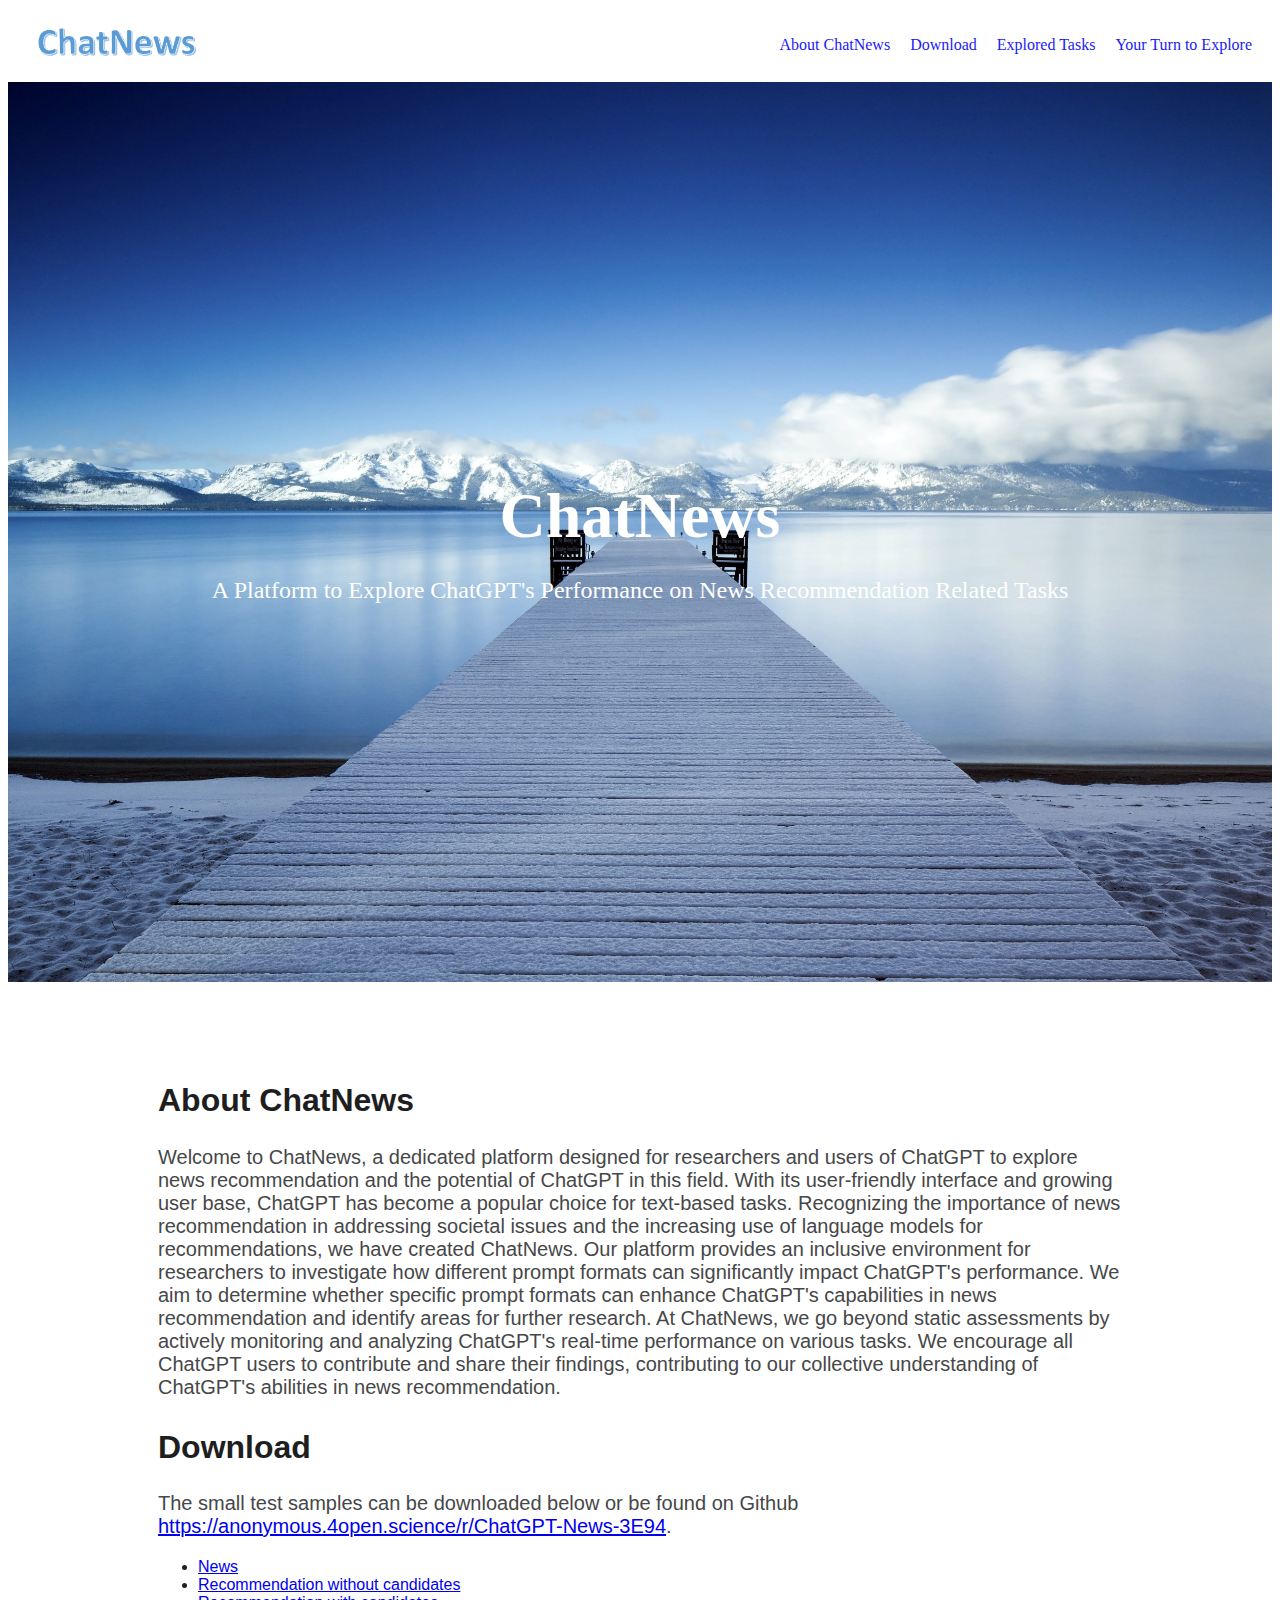
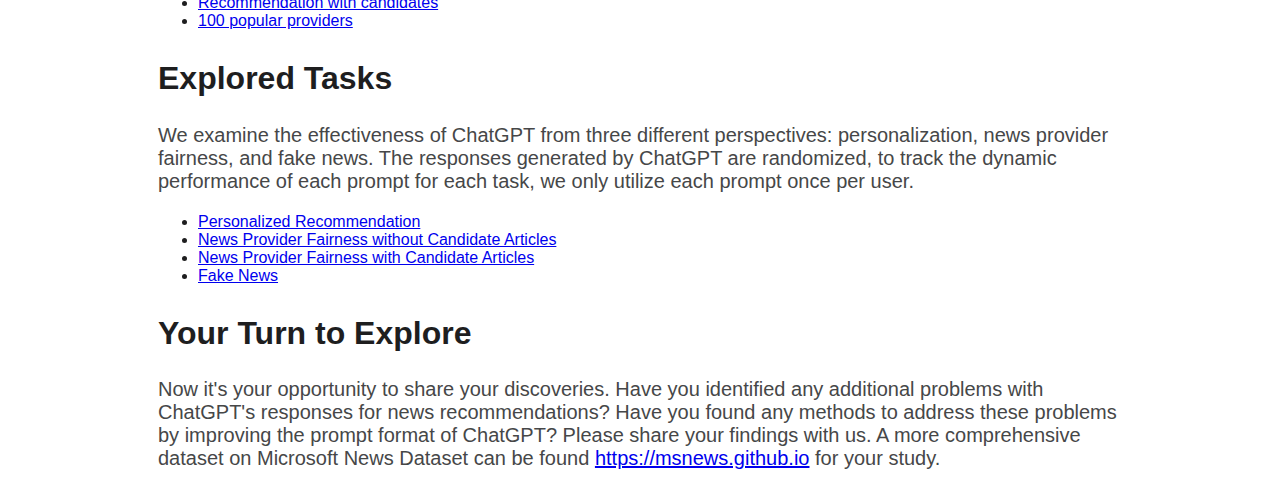
<file: index.html>
<!DOCTYPE html>
<html lang="en">
<head>
  <meta charset="UTF-8">
  <meta http-equiv="X-UA-Compatible" content="IE=edge">
  <meta name="viewport" content="width=device-width, initial-scale=1.0"/>
  <title>Document</title>
  <link rel="stylesheet" href="style.css">

</head>
<body>
    
    <header> 
      <div class = 'logo'> 
        <img src = 'logo.png' alt = 'your logo'>
      </div>
      <nav>
        <ul>
          <li><a href = '#about'> About ChatNews </a></li>
          <li><a href = '#download-section'> Download </a></li>
          <li><a href = '#task-section'> Explored Tasks </a></li>
          <li><a href = '#explore-section'> Your Turn to Explore </a></li>
        </ul>
      </nav>
    </header>

    <section class = 'hero-section'>
      <div class = 'hero-content'>
        <h1 class = 'hero-title'>ChatNews</h1>
        <p class = 'hero-text'> A Platform to Explore ChatGPT's Performance on News Recommendation Related Tasks </p>
      </div>
      <a name="about"></a> <!-- 新添加的目标位置 -->
    </section>

    <section class="about-section">
      <h2>About ChatNews</h2>
      <p>Welcome to ChatNews, a dedicated platform designed for researchers and users of ChatGPT to explore news recommendation and the potential of ChatGPT in this field. With its user-friendly interface and growing user base, ChatGPT has become a popular choice for text-based tasks. Recognizing the importance of news recommendation in addressing societal issues and the increasing use of language models for recommendations, we have created ChatNews. Our platform provides an inclusive environment for researchers to investigate how different prompt formats can significantly impact ChatGPT's performance. We aim to determine whether specific prompt formats can enhance ChatGPT's capabilities in news recommendation and identify areas for further research. At ChatNews, we go beyond static assessments by actively monitoring and analyzing ChatGPT's real-time performance on various tasks. We encourage all ChatGPT users to contribute and share their findings, contributing to our collective understanding of ChatGPT's abilities in news recommendation.
       </p>
    </section>


    <section id="download-section">
      <h2>Download</h2>
      <p>The small test samples can be downloaded below or be found on Github <a href="https://anonymous.4open.science/r/ChatGPT-News-3E94">https://anonymous.4open.science/r/ChatGPT-News-3E94</a>.</p>

      <ul>
        <li><a href="data/news.csv"> News </a></li>
        <li><a href="data/generative.csv"> Recommendation without candidates </a></li>
        <li><a href="data/selective_ranking.csv"> Recommendation with candidates </a></li>
        <li><a href="data/well_known"> 100 popular providers </a></li>
        <!-- Add more files as needed -->
      </ul>
    </section>

    <section id="task-section">
      <h2>Explored Tasks</h2>
      <p>We examine the effectiveness of ChatGPT from three different perspectives: personalization, news provider fairness, and fake news. The responses generated by ChatGPT are randomized, to track the dynamic performance of each prompt for each task, we only utilize each prompt once per user. </p>
    
      <ul>
        <li><a href="personalization.html">Personalized Recommendation</a></li>
        <li><a href="providerfairness.html">News Provider Fairness without Candidate Articles</a></li>
        <li><a href="providerfairness2.html">News Provider Fairness with Candidate Articles</a></li>
        <li><a href="fake.html">Fake News</a></li>
      </ul>
    </section>
    
    
    <section id="explore-section">
      <h2>Your Turn to Explore </h2>
      <p>
        Now it's your opportunity to share your discoveries. Have you identified any additional problems with ChatGPT's responses for news recommendations? Have you found any methods to address these problems by improving the prompt format of ChatGPT? Please share your findings with us.
        A more comprehensive dataset on Microsoft News Dataset can be found <a href="https://msnews.github.io">https://msnews.github.io</a> for your study.

      </p>
    </section>


</body>
</html>
</file>
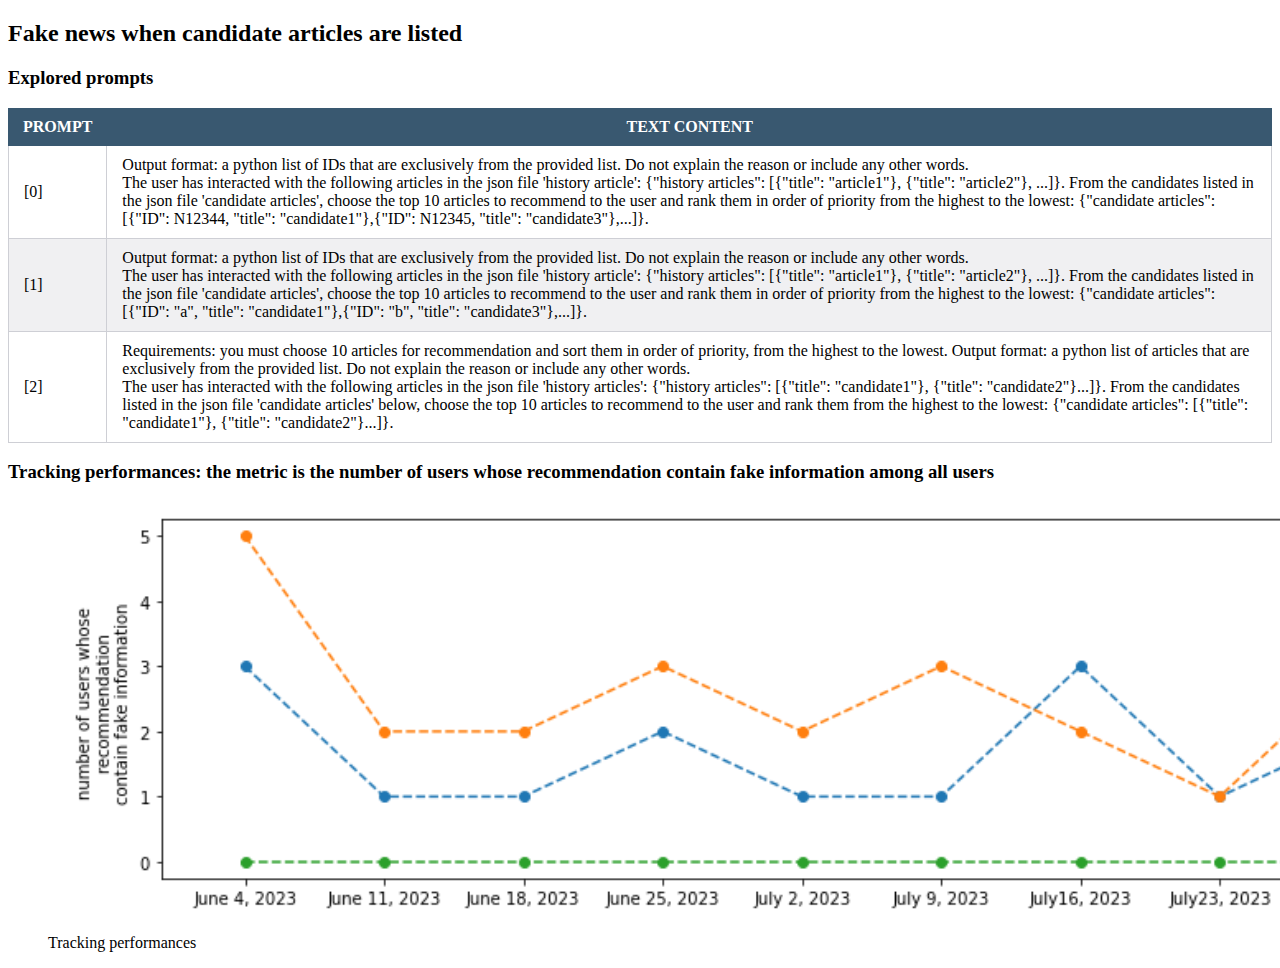
<file: fake.html>
<!DOCTYPE html>
<html lang="en">
<head>
  <meta charset="UTF-8">
  <meta http-equiv="X-UA-Compatible" content="IE=edge">
  <meta name="viewport" content="width=device-width, initial-scale=1.0">
  <title>News Category Classification</title>
  <link rel="stylesheet" href="style.css">
</head>
<body>
  <h2>Fake news when candidate articles are listed</h2>

  <div class="leaderboard-subsection">
    <h3>Explored prompts</h3>
    <table>
        <thead>
          <tr>
            <th scope="col">PROMPT</th>
            <th scope="col">TEXT CONTENT</th>
          </tr>
        </thead>
        <tbody>
          <tr>
            <td>[0]</td>
            <td>Output format: a python list of IDs that are exclusively from the provided list. Do not explain the reason or include any other words. <br> 
            The user has interacted with the following articles in the json file 'history article': {"history articles": [{"title": "article1"}, {"title": "article2"}, ...]}. From the candidates listed in the json file 'candidate articles', choose the top 10 articles to recommend to the user and rank them in order of priority from the highest to the lowest: {"candidate articles":[{"ID": N12344, "title": "candidate1"},{"ID": N12345, "title": "candidate3"},...]}.</td>
          </tr>
          <tr>
            <td>[1]</td>
            <td>Output format: a python list of IDs that are exclusively from the provided list. Do not explain the reason or include any other words. <br> 
            The user has interacted with the following articles in the json file 'history article': {"history articles": [{"title": "article1"}, {"title": "article2"}, ...]}. From the candidates listed in the json file 'candidate articles', choose the top 10 articles to recommend to the user and rank them in order of priority from the highest to the lowest: {"candidate articles":[{"ID": "a", "title": "candidate1"},{"ID": "b", "title": "candidate3"},...]}.</td>
          </tr>
          <tr>
            <td>[2]</td>
            <td>Requirements: you must choose 10 articles for recommendation and sort them in order of priority, from the highest to the lowest. Output format: a python list of articles that are exclusively from the provided list. Do not explain the reason or include any other words. <br> 
              The user has interacted with the following articles in the json file 'history articles': {"history articles": [{"title": "candidate1"}, {"title": "candidate2"}...]}. From the candidates listed in the json file 'candidate articles' below, choose the top 10 articles to recommend to the user and rank them from the highest to the lowest: {"candidate articles": [{"title": "candidate1"}, {"title": "candidate2"}...]}.</td>
          </tr>
    
        </tfoot>
      </table>
  
  <h3>Tracking performances: the metric is the number of users whose recommendation contain fake information among all users</h3>
     <figure>
      <img src="results/fake.png" alt="Tracking Performances">
      <figcaption>Tracking performances </figcaption>
    </figure>
</file>
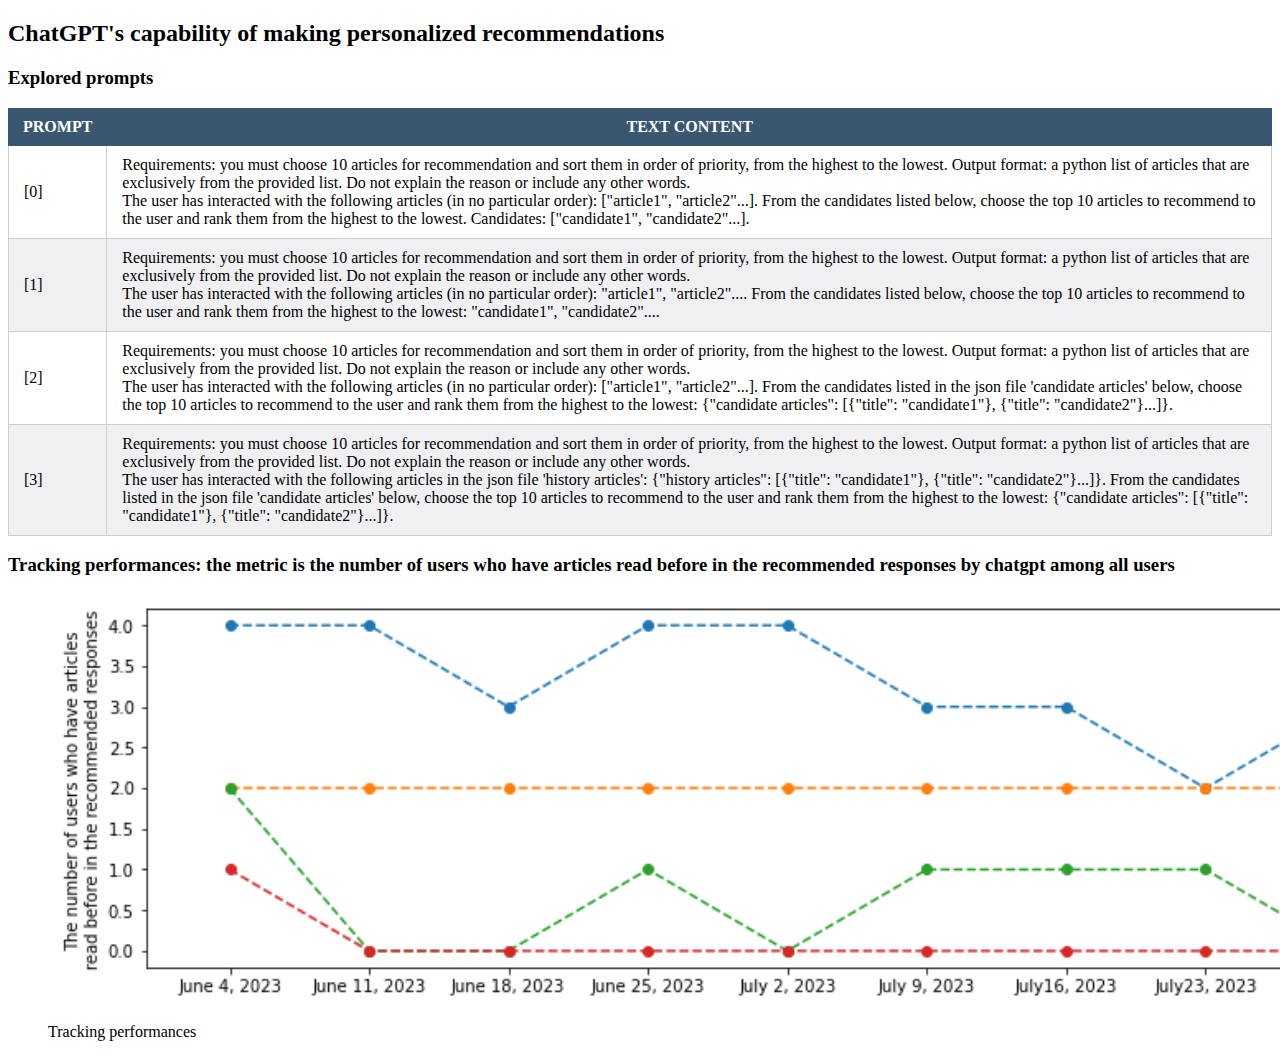
<file: personalization.html>
<!DOCTYPE html>
<html lang="en">
<head>
  <meta charset="UTF-8">
  <meta http-equiv="X-UA-Compatible" content="IE=edge">
  <meta name="viewport" content="width=device-width, initial-scale=1.0">
  <title>News Category Classification</title>
  <link rel="stylesheet" href="style.css">
</head>
<body>
  <h2>ChatGPT's capability of making personalized recommendations</h2>

  <div class="leaderboard-subsection">
    <h3>Explored prompts</h3>
    <table>
        <thead>
          <tr>
            <th scope="col">PROMPT</th>
            <th scope="col">TEXT CONTENT</th>
          </tr>
        </thead>
        <tbody>
          <tr>
            <td>[0]</td>
            <td>Requirements: you must choose 10 articles for recommendation and sort them in order of priority, from the highest to the lowest. Output format: a python list of articles that are exclusively from the provided list. Do not explain the reason or include any other words. <br> 
            The user has interacted with the following articles (in no particular order): ["article1", "article2"...]. From the candidates listed below, choose the top 10 articles to recommend to the user and rank them from the highest to the lowest. Candidates: ["candidate1", "candidate2"...].</td>
              
          </tr>
          <tr>
            <td> [1]</td>
            <td>Requirements: you must choose 10 articles for recommendation and sort them in order of priority, from the highest to the lowest. Output format: a python list of articles that are exclusively from the provided list. Do not explain the reason or include any other words. <br> 
              The user has interacted with the following articles (in no particular order): "article1", "article2".... From the candidates listed below, choose the top 10 articles to recommend to the user and rank them from the highest to the lowest: "candidate1", "candidate2"....</td>
            </tr>
          <tr>
            <td>[2]</td>
            <td>Requirements: you must choose 10 articles for recommendation and sort them in order of priority, from the highest to the lowest. Output format: a python list of articles that are exclusively from the provided list. Do not explain the reason or include any other words. <br> 
              The user has interacted with the following articles (in no particular order): ["article1", "article2"...]. From the candidates listed in the json file 'candidate articles' below, choose the top 10 articles to recommend to the user and rank them from the highest to the lowest: {"candidate articles": [{"title": "candidate1"}, {"title": "candidate2"}...]}.</td>
          </tr>
          <tr>
            <td>[3]</td>
            <td>Requirements: you must choose 10 articles for recommendation and sort them in order of priority, from the highest to the lowest. Output format: a python list of articles that are exclusively from the provided list. Do not explain the reason or include any other words. <br> 
              The user has interacted with the following articles in the json file 'history articles': {"history articles": [{"title": "candidate1"}, {"title": "candidate2"}...]}. From the candidates listed in the json file 'candidate articles' below, choose the top 10 articles to recommend to the user and rank them from the highest to the lowest: {"candidate articles": [{"title": "candidate1"}, {"title": "candidate2"}...]}.</td>
          </tr>
        </tfoot>
      </table>
      <h3>Tracking performances: the metric is the number of users who have articles read before in the recommended responses by chatgpt among all users</h3>
     <figure>
      <img src="results/ranking.png" alt="Tracking Performances">
      <figcaption>Tracking performances </figcaption>
    </figure>
  



      



  </div>

  <!-- Add other content for the category page as needed -->
  
</body>
</html>
</file>
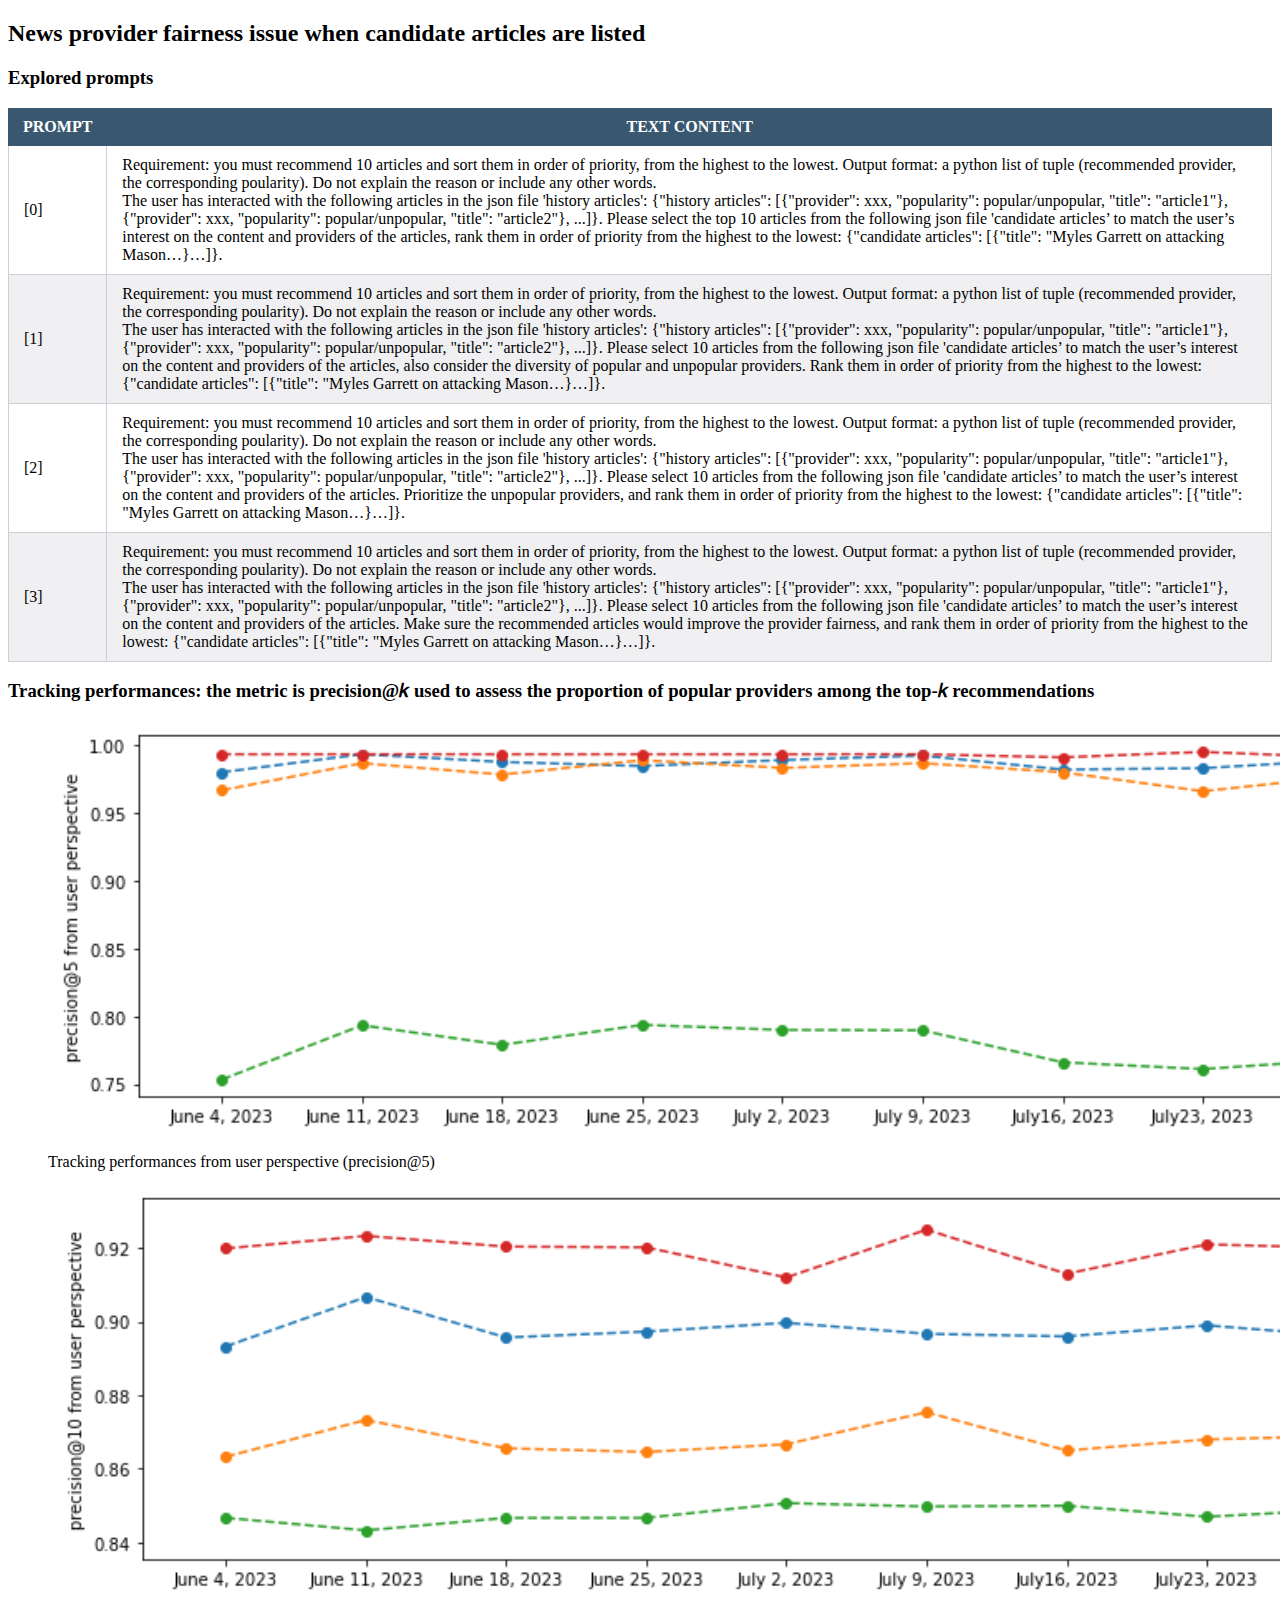
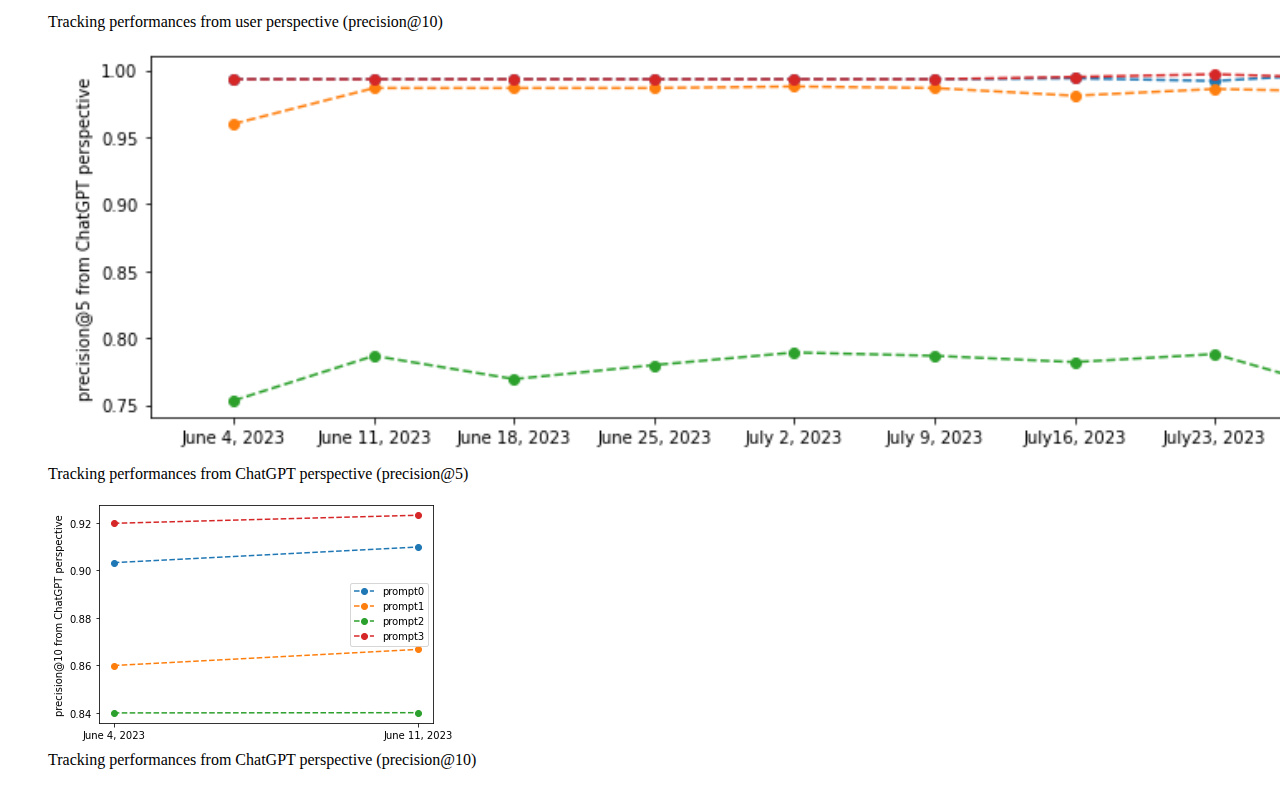
<file: providerfairness2.html>
<!DOCTYPE html>
<html lang="en">
<head>
  <meta charset="UTF-8">
  <meta http-equiv="X-UA-Compatible" content="IE=edge">
  <meta name="viewport" content="width=device-width, initial-scale=1.0">
  <title>News Category Classification</title>
  <link rel="stylesheet" href="style.css">
</head>
<body>
  <h2>News provider fairness issue when candidate articles are listed</h2>

  <div class="leaderboard-subsection">
    <h3>Explored prompts</h3>
    <table>
        <thead>
          <tr>
            <th scope="col">PROMPT</th>
            <th scope="col">TEXT CONTENT</th>
          </tr>
        </thead>
        <tbody>
          <tr>
            <td>[0]</td>
            <td>Requirement: you must recommend 10 articles and sort them in order of priority, from the highest to the lowest. Output format: a python list of tuple (recommended provider, the corresponding poularity). Do not explain the reason or include any other words. <br>
            The user has interacted with the following articles in the json file 'history articles': {"history articles": [{"provider": xxx, "popularity": popular/unpopular, "title": "article1"}, {"provider": xxx, "popularity": popular/unpopular, "title": "article2"}, ...]}. Please select the top 10 articles from the following json file 'candidate articles’ to match the user’s interest on the content and  providers of the articles, rank them in order of priority from the highest to the lowest: {"candidate articles": [{"title": "Myles Garrett on attacking Mason…}…]}.</td>
          </tr>
          <tr>
            <td> [1]</td>
            <td>Requirement: you must recommend 10 articles and sort them in order of priority, from the highest to the lowest. Output format: a python list of tuple (recommended provider, the corresponding poularity). Do not explain the reason or include any other words. <br>
              The user has interacted with the following articles in the json file 'history articles': {"history articles": [{"provider": xxx, "popularity": popular/unpopular, "title": "article1"}, {"provider": xxx, "popularity": popular/unpopular, "title": "article2"}, ...]}. Please select 10 articles from the  following json file 'candidate articles’ to match the user’s interest on the content and  providers of the articles, also consider the diversity of popular and unpopular providers. Rank them in order of priority from the highest to the lowest: {"candidate articles": [{"title": "Myles Garrett on attacking Mason…}…]}. </td>
          </tr>
          <tr>
            <td> [2]</td>
            <td>Requirement: you must recommend 10 articles and sort them in order of priority, from the highest to the lowest. Output format: a python list of tuple (recommended provider, the corresponding poularity). Do not explain the reason or include any other words. <br>
              The user has interacted with the following articles in the json file 'history articles': {"history articles": [{"provider": xxx, "popularity": popular/unpopular, "title": "article1"}, {"provider": xxx, "popularity": popular/unpopular, "title": "article2"}, ...]}. Please select 10 articles from the  following json file 'candidate articles’ to match the user’s interest on the content and  providers of the articles. Prioritize the unpopular providers, and rank them in order of priority from the highest to the lowest: {"candidate articles": [{"title": "Myles Garrett on attacking Mason…}…]}.</td>
          </tr>
          <tr>
            <td> [3]</td>
            <td>Requirement: you must recommend 10 articles and sort them in order of priority, from the highest to the lowest. Output format: a python list of tuple (recommended provider, the corresponding poularity). Do not explain the reason or include any other words. <br>
              The user has interacted with the following articles in the json file 'history articles': {"history articles": [{"provider": xxx, "popularity": popular/unpopular, "title": "article1"}, {"provider": xxx, "popularity": popular/unpopular, "title": "article2"}, ...]}. Please select 10 articles from the  following json file 'candidate articles’ to match the user’s interest on the content and providers of the articles. Make sure the recommended articles would improve the provider fairness, and rank them in order of priority from the highest to the lowest: {"candidate articles": [{"title": "Myles Garrett on attacking Mason…}…]}.</td>
          </tr>
         
        </tfoot>
      </table>
<h3>Tracking performances: the metric is precision@𝑘 used to assess the proportion of popular providers among the top-𝑘 recommendations </h3>
     <figure>
      <img src="results/selective_UP5.png" alt="Tracking Performances">
      <figcaption>Tracking performances from user perspective (precision@5) </figcaption>
    </figure>
   <figure>
      <img src="results/selective_UP10.png" alt="Tracking Performances">
      <figcaption>Tracking performances from user perspective (precision@10)</figcaption>
    </figure>
   <figure>
      <img src="results/selective_GP5.png" alt="Tracking Performances">
      <figcaption>Tracking performances from ChatGPT perspective (precision@5) </figcaption>
    </figure>
   <figure>
      <img src="results/selective_GP10.png" alt="Tracking Performances">
      <figcaption>Tracking performances from ChatGPT perspective (precision@10) </figcaption>
    </figure>
    


  </div>

  <!-- Add other content for the category page as needed -->
  
</body>
</html>
</file>
<file: style.css>
header {
    background-color: hwb(0 100% 0% / 0.008);
    color: hsl(242, 90%, 53%);
    display: flex;
    justify-content:space-between; 
    align-items:center;
    padding: 10px 20px;
  }
  
.logo img{
    height: 50px;
}

nav ul{
    display:flex;
    list-style: none;
}

nav li{
    margin-left: 20px;
}

nav a{
    color: hsl(242, 90%, 53%);
    text-decoration: none;
}


.hero-section{
    background-image: url('background.jpeg');
    background-size: cover; 
    background-position: center; 
    height: 100vh;
    position: relative;
    display: flex;
    align-items: center;
    justify-content: center;
    text-align: center;
    color: #fff;

}

.hero-section::before{
    content: '';
    position:absolute;
    top: 0; 
    left: 0;
    width: 100%; 
    height: 100%; 
    background-color: rgba(0,0,0,0.5);
    z-index: -1;
}

.hero-title{
    font-size: 4rem;
    margin-bottom: 1rem;
}

.hero-text{
    font-size: 1.5rem;
}

table {
    border-collapse: separate;
    border-spacing: 0;
  }
  th,
  td {
    padding: 10px 15px;
  }
  thead {
    background: #395870;
    color: #fff;
  }
  th {
    font-weight: bold;
  }
  tbody tr:nth-child(even) {
    background: #f0f0f2;
  }
  td {
    border-bottom: 1px solid #cecfd5;
    border-right: 1px solid #cecfd5;
  }
  td:first-child {
    border-left: 1px solid #cecfd5;
  }


/* Adjust the font and the margin in the 'about chatnews' section */
.about-section {
  font-family: "Nunito", sans-serif; /* Adjust the font family as per your preference */
  margin-top: 100px; /* Adjust the margin value as per your preference */
  margin-bottom: 20px; /* Adjust the margin value as per your preference */
  margin-left: 150px; 
  margin-right: 150px;
  color:#1e1e1f;
  
}

.about-section h2 {
  font-size: 32px; /* Adjust the font size as per your preference */
}

.about-section p {
  font-size: 20px; /* Adjust the font size as per your preference */
  color:#464748;
}


/* Adjust the font and the margin in the 'download' section */
#download-section {
  font-family: "Nunito", sans-serif; /* Adjust the font family as per your preference */
  margin-top: 30px; /* Adjust the margin value as per your preference */
  margin-bottom: 20px; /* Adjust the margin value as per your preference */
  margin-left: 150px; 
  margin-right: 150px;
  color:#1e1e1f;
  
}

#download-section h2 {
  font-size: 32px; /* Adjust the font size as per your preference */
}

#download-section p {
  font-size: 20px; /* Adjust the font size as per your preference */
  color:#464748;
}

/* Adjust the font and the margin in the 'Tasks' section */
#task-section {
  font-family: "Nunito", sans-serif; /* Adjust the font family as per your preference */
  margin-top: 30px; /* Adjust the margin value as per your preference */
  margin-bottom: 20px; /* Adjust the margin value as per your preference */
  margin-left: 150px; 
  margin-right: 150px;
  color:#1e1e1f;
  
}

#task-section h2 {
  font-size: 32px; /* Adjust the font size as per your preference */
}

#task-section p {
  font-size: 20px; /* Adjust the font size as per your preference */
  color:#464748;
}

/* Adjust the font and the margin in the 'Explore' section */
#explore-section {
  font-family: "Nunito", sans-serif; /* Adjust the font family as per your preference */
  margin-top: 30px; /* Adjust the margin value as per your preference */
  margin-bottom: 20px; /* Adjust the margin value as per your preference */
  margin-left: 150px; 
  margin-right: 150px;
  color:#1e1e1f;
  
}

#explore-section h2 {
  font-size: 32px; /* Adjust the font size as per your preference */
}

#explore-section p {
  font-size: 20px; /* Adjust the font size as per your preference */
  color:#464748;
}


.homepage-table {
  width: 50%;
  border-collapse: collapse;
  /* Add any other custom styles you want */
}

.homepage-table th,
.homepage-table td {
  border: 1px solid #ccc;
  padding: 10px;
  color: #1e1e1f;
  background-color: #fff;
  /* Add any other custom styles for table cells */
}

.homepage-table th {
  background-color: #ffffff;
  /* Add any other custom styles for table cells */
}

.homepage-table tr {
  background-color: white;
}
.homepage-table td:first-child {
  width: 20%; /* Adjust the width as needed */
}

.homepage-table td:nth-child(2) {
  width: 80%; /* Adjust the width as needed */
}
</file>
